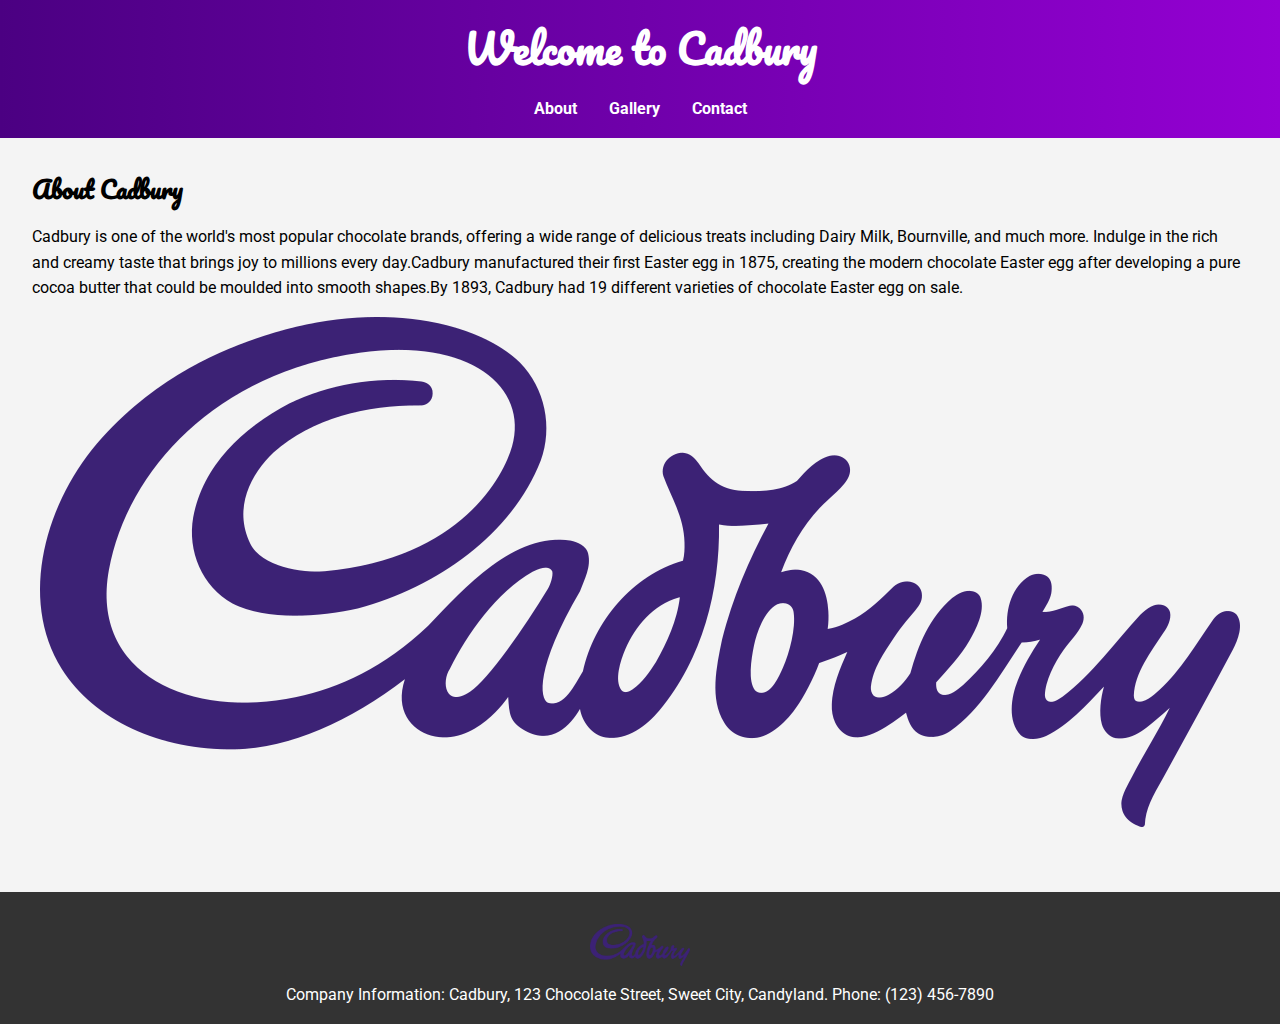
<file: Assignment2/index.html>
<!DOCTYPE html>
<html lang="en">
<head>
    <meta charset="UTF-8">
    <meta name="viewport" content="width=device-width, initial-scale=1.0">
    <meta name="description" content="Delicious Cadbury Chocolate Homepage">
    <title>Cadbury - The Taste of Joy</title>
    <link rel="stylesheet" href="style.css">
    <link href="https://fonts.googleapis.com/css2?family=Roboto:wght@400;700&family=Pacifico&display=swap" rel="stylesheet">
</head>
<body>
    <header>
        <h1>Welcome to Cadbury</h1>
        <nav>
            <ul>
                <li><a href="#about" onclick="showSection('about')">About</a></li>
                <li><a href="#gallery" onclick="showSection('gallery')">Gallery</a></li>
                <li><a href="#contact" onclick="showSection('contact')">Contact</a></li>
            </ul>
        </nav>
    </header>

    <main>
        <section id="about">
            <h2>About Cadbury</h2>
            <p>Cadbury is one of the world's most popular chocolate brands, offering a wide range of delicious treats including Dairy Milk, Bournville, and much more. Indulge in the rich and creamy taste that brings joy to millions every day.Cadbury manufactured their first Easter egg in 1875, creating the modern chocolate Easter egg after developing a pure cocoa butter that could be moulded into smooth shapes.By 1893, Cadbury had 19 different varieties of chocolate Easter egg on sale.</p>
            <img src="Cadbury1.png" alt="Cadbury Logo">
        </section>

        <section id="gallery">
            <h2>Gallery</h2>
            <div class="gallery-grid">
                <img src="Cadbury2.jpg" alt="Cadbury Dairy Milk" class="zoom-effect">
                <img src="Cadbury3.jpg" alt="Assorted Cadbury Chocolates" class="zoom-effect">
            </div>
        </section>

        <section id="contact">
            <h2>Contact Us</h2>
            <p>Company Information: Cadbury, 123 Chocolate Street, Sweet City, Candyland. Phone: (123) 456-7890</p>
            <form>
                <h3>Quick Contact</h3>
                <label for="name">Name:</label>
                <input type="text" id="name" name="name" required>
                <label for="email">Email:</label>
                <input type="email" id="email" name="email" required>
                <label for="message">Message:</label>
                <textarea id="message" name="message" required></textarea>
                <button type="submit">Submit</button>
            </form>
        </section>
    </main>

    <footer>
        <div class="footer-content">
            <img src="Cadbury1.png" alt="Cadbury Logo">
            <p>Company Information: Cadbury, 123 Chocolate Street, Sweet City, Candyland. Phone: (123) 456-7890</p>
        </div>
    </footer>

    <script>
        function showSection(sectionId) {
            const sections = document.querySelectorAll('main section');
            sections.forEach(section => {
                section.style.display = 'none';
            });
            document.getElementById(sectionId).style.display = 'block';
        }

        // Show the about section by default
        document.addEventListener('DOMContentLoaded', () => {
            showSection('about');
        });
    </script>
</body>
</html>
</file>
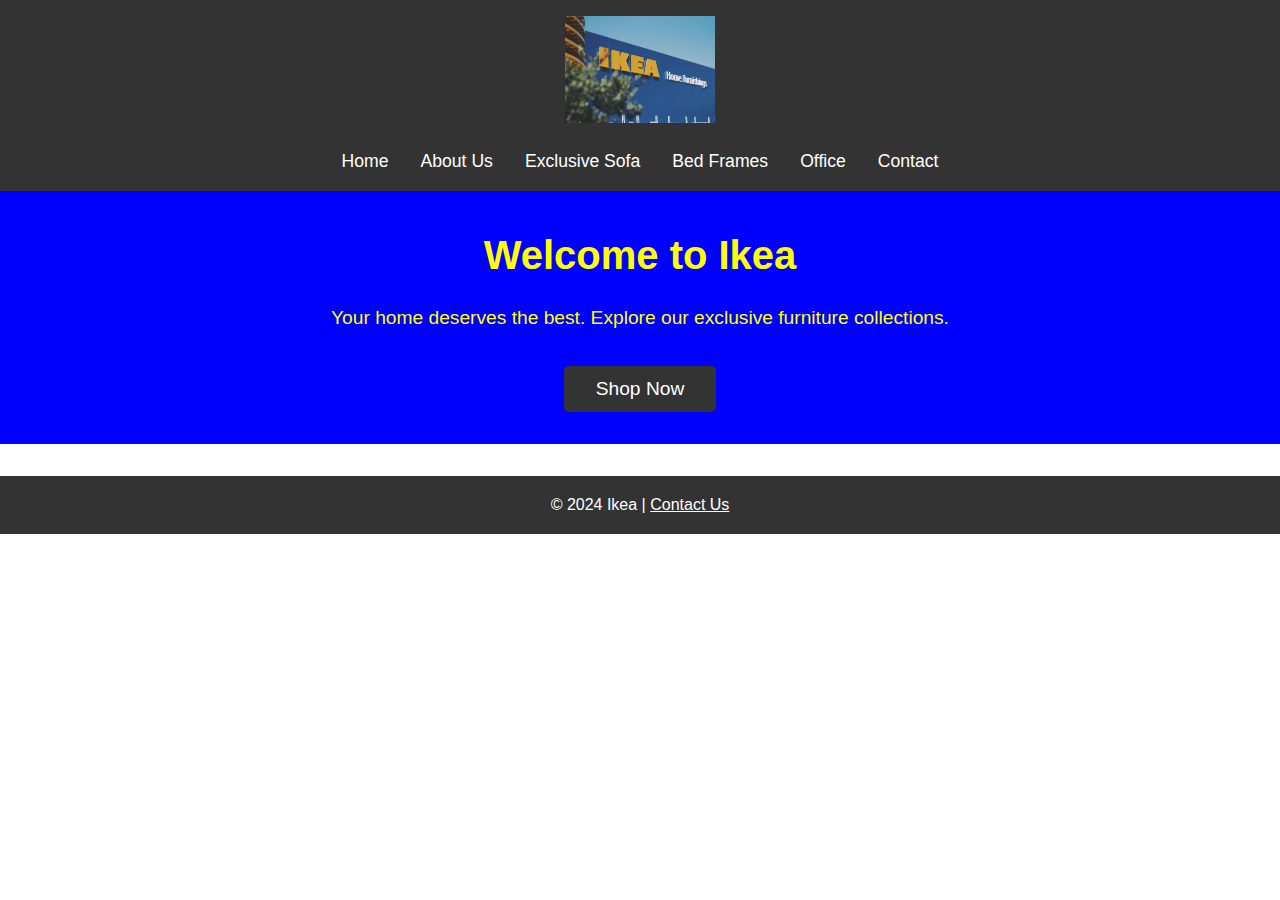
<file: CSS-project/index.html>
<!-- This is done in pair by Diwash Niroula and Tanisha Khadgi -->
<!DOCTYPE html>
<html lang="en">
<head>
    <meta charset="UTF-8">
    <meta name="viewport" content="width=device-width, initial-scale=1.0">
    <title>Ikea - Home</title>
    <link rel="stylesheet" href="style.css">
</head>
<body>
    <header>
        <div class="logo">
            <img src="logo.jpg" alt="Ikea Logo">
        </div>
        <nav>
            <ul>
                <li><a href="index.html">Home</a></li>
                <li><a href="about.html">About Us</a></li>
                <li><a href="product1.html">Exclusive Sofa</a></li>
                <li><a href="product2.html">Bed Frames</a></li>
                <li><a href="product3.html">Office</a></li>
                <li><a href="contact.html">Contact</a></li>
            </ul>
        </nav>
    </header>

    <section class="homepage">
        <h1>Welcome to Ikea</h1>
        <p>Your home deserves the best. Explore our exclusive furniture collections.</p>
        <a href="product1.html" class="cta">Shop Now</a>
    </section>

    <footer>
        <p>© 2024 Ikea | <a href="contact.html">Contact Us</a></p>
    </footer>
</body>
</html>
</file>
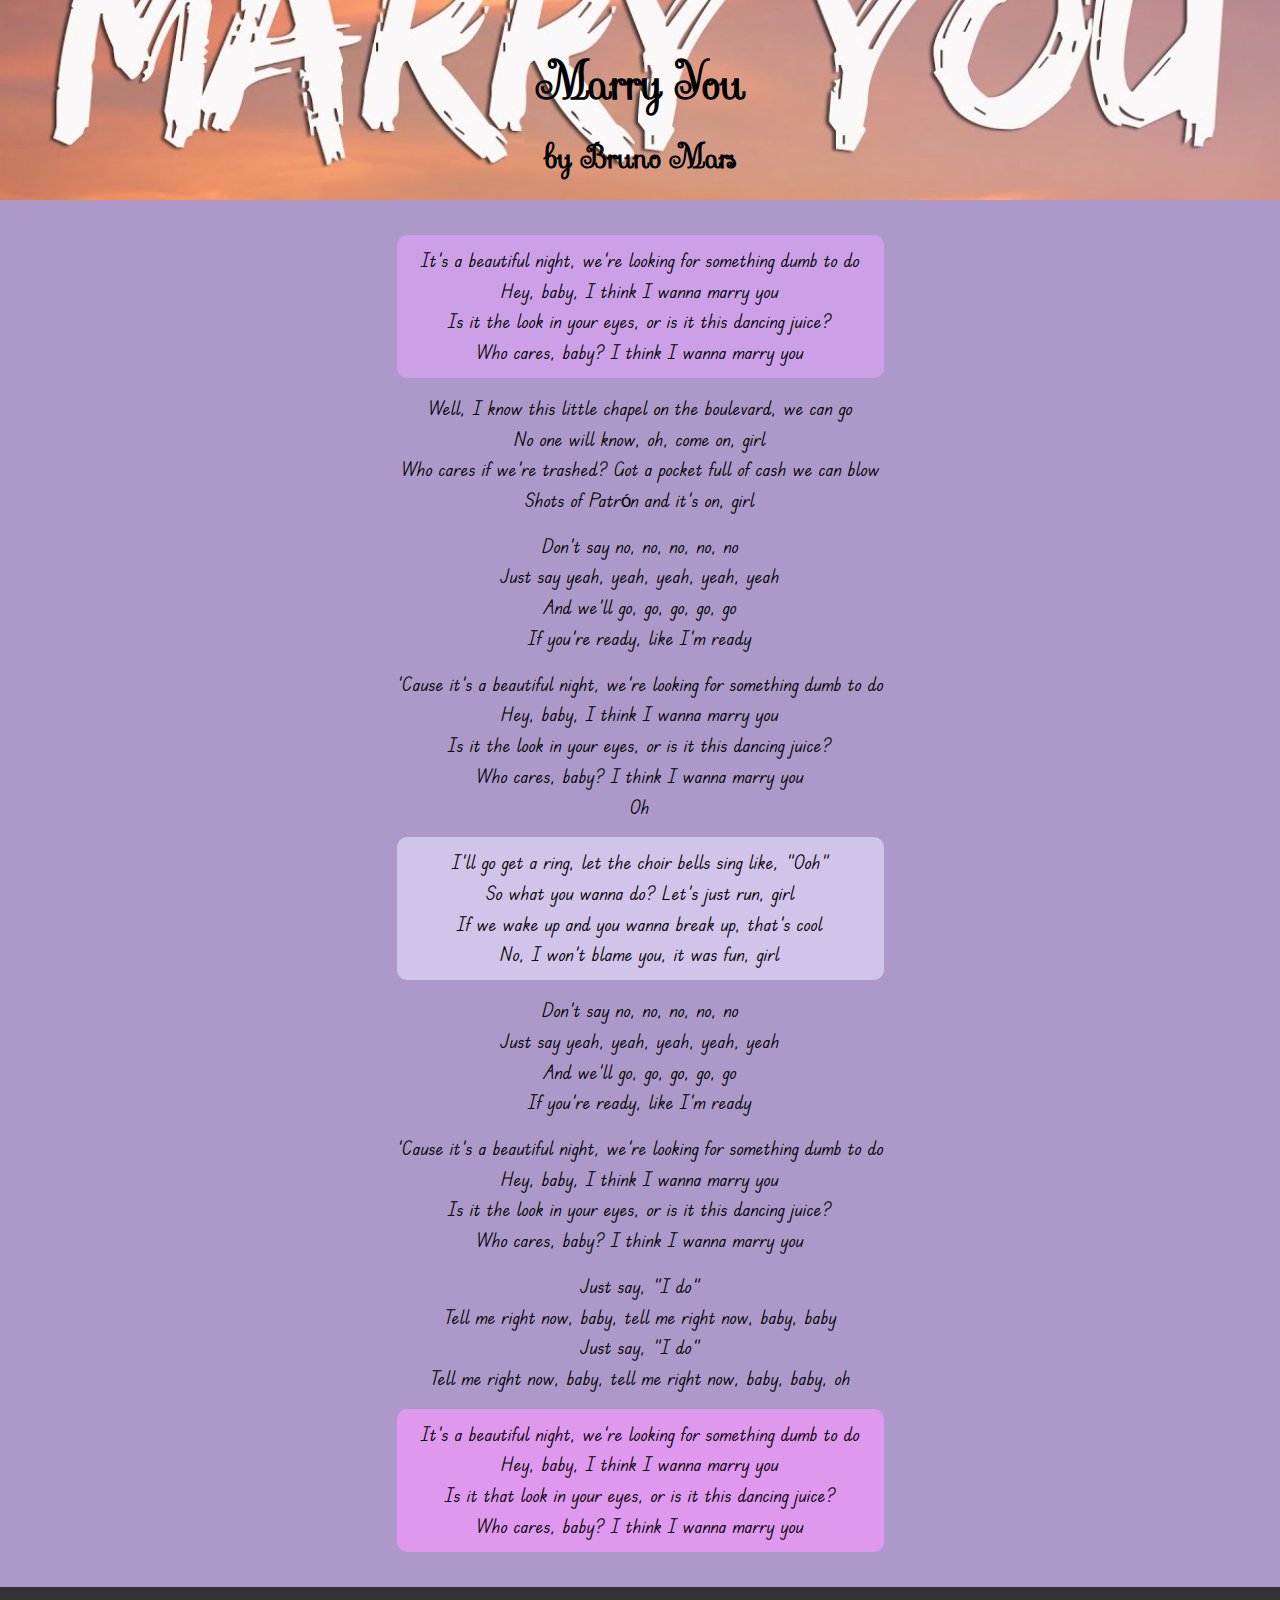
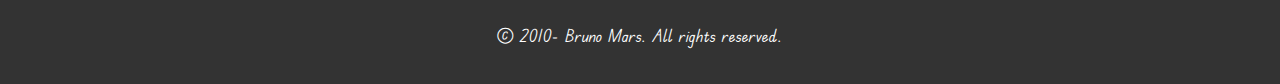
<file: Assignment1/index1.html>
<!-- Lyrics of the song Marry You by Bruno Mars -->
<!DOCTYPE html>
<html lang="en">
<head>
    <meta charset="UTF-8">
    <meta name="viewport" content="width=device-width, initial-scale=1.0">
    <meta name="description" content="Lyrics of Marry You by Bruno Mars.">
    <title>Marry You - Bruno Mars</title>
    <!-- fonts for the header and the lyrics-->
    <link rel="preconnect" href="https://fonts.googleapis.com">
    <link rel="preconnect" href="https://fonts.gstatic.com" crossorigin>
    <link href="https://fonts.googleapis.com/css2?family=Sevillana&display=swap" rel="stylesheet">

    <link rel="preconnect" href="https://fonts.googleapis.com">
    <link rel="preconnect" href="https://fonts.gstatic.com" crossorigin>
    <link href="https://fonts.googleapis.com/css2?family=Edu+TAS+Beginner:wght@400..700&family=Sevillana&display=swap" rel="stylesheet">

    <link rel="stylesheet" href="style.css"> <!-- linking with css-->
</head>
<body>
    <div class="header">
        <!-- header having the song name and the artist-->
        <h1>Marry You</h1>
        <h2>by Bruno Mars</h2>
    </div>
    <main>
        <!-- using div and using flex -->
        <div class="container">
        <div class="lyrics">
        <!-- creating a section for the lyrics section -->
        <section>
            <!-- the lyrics starts from here -->
            <!-- creating classes for div-->
            <p class = Chorus1>It's a beautiful night, we're looking for something dumb to do<br>
            Hey, baby, I think I wanna marry you<br>
            Is it the look in your eyes, or is it this dancing juice?<br>
            Who cares, baby? I think I wanna marry you</p>


            <p>Well, I know this little chapel on the boulevard, we can go<br>
            No one will know, oh, come on, girl<br>
            Who cares if we're trashed? Got a pocket full of cash we can blow<br>
            Shots of Patrón and it's on, girl</p>


            <p>Don't say no, no, no, no, no<br>
            Just say yeah, yeah, yeah, yeah, yeah<br>
            And we'll go, go, go, go, go<br>
            If you're ready, like I'm ready</p>


            <p>'Cause it's a beautiful night, we're looking for something dumb to do<br>
            Hey, baby, I think I wanna marry you<br>
            Is it the look in your eyes, or is it this dancing juice?<br>
            Who cares, baby? I think I wanna marry you<br>
            Oh</p>


            <p class = Chorus2>I'll go get a ring, let the choir bells sing like, "Ooh"<br>
            So what you wanna do? Let's just run, girl<br>
            If we wake up and you wanna break up, that's cool<br>
            No, I won't blame you, it was fun, girl</p>


            <p>Don't say no, no, no, no, no<br>
            Just say yeah, yeah, yeah, yeah, yeah<br>
            And we'll go, go, go, go, go<br>
            If you're ready, like I'm ready</p>


            <p>'Cause it's a beautiful night, we're looking for something dumb to do<br>
            Hey, baby, I think I wanna marry you<br>
            Is it the look in your eyes, or is it this dancing juice?<br>
            Who cares, baby? I think I wanna marry you</p>

            <p>Just say, "I do"<br>
            Tell me right now, baby, tell me right now, baby, baby<br>
            Just say, "I do"<br>
            Tell me right now, baby, tell me right now, baby, baby, oh</p>


            <p class = Chorus3>It's a beautiful night, we're looking for something dumb to do<br>
            Hey, baby, I think I wanna marry you<br>
            Is it that look in your eyes, or is it this dancing juice?<br>
            Who cares, baby? I think I wanna marry you</p>
            <!-- End of the song -->
        </section>
    </div>
    
    </div>
       
    </main>
    <footer>
        <p>© 2010- Bruno Mars. All rights reserved.</p>
    </footer>
</body>
</html>
</file>
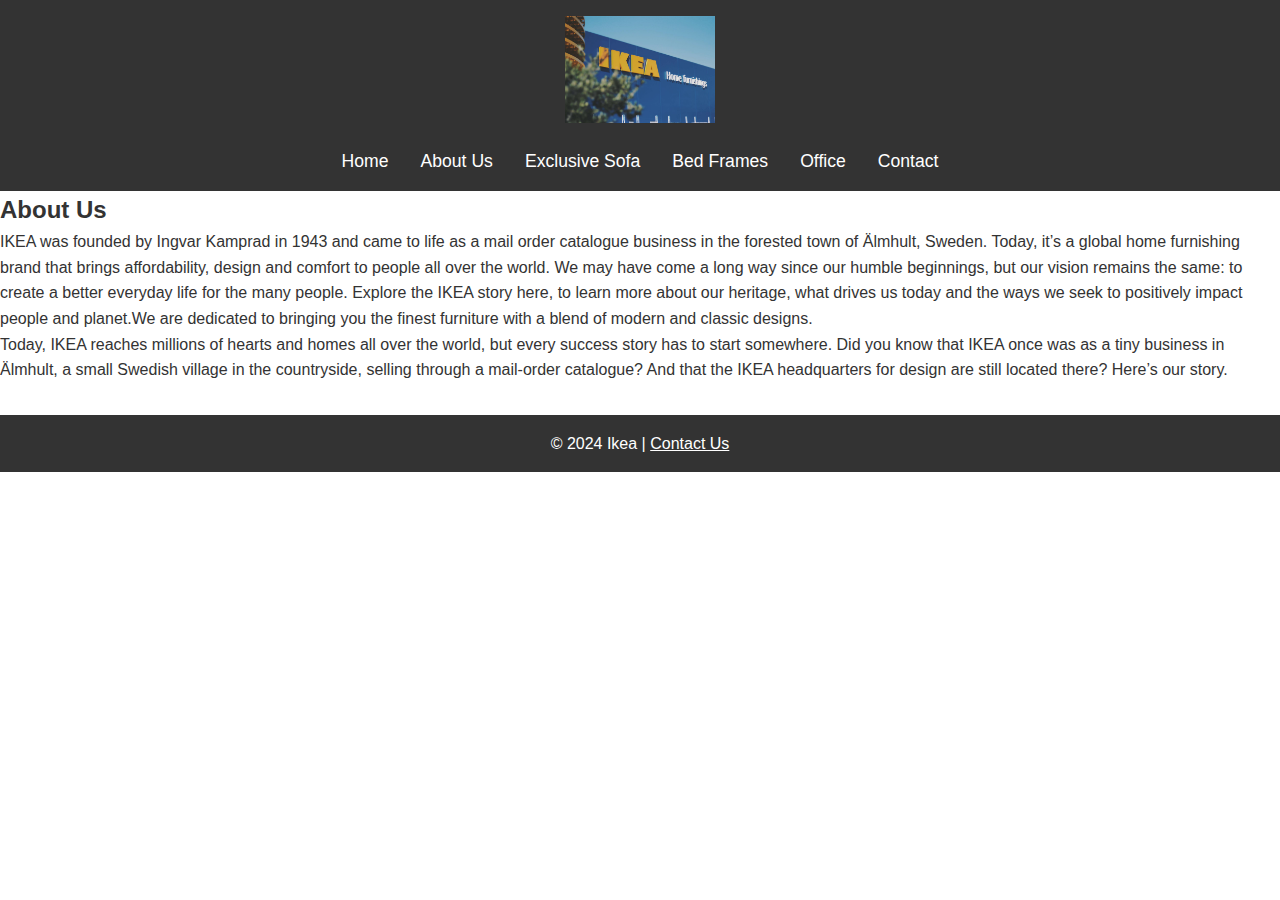
<file: CSS-project/about.html>
<!DOCTYPE html>
<html lang="en">
<head>
    <meta charset="UTF-8">
    <meta name="viewport" content="width=device-width, initial-scale=1.0">
    <title>About Us - Ikea</title>
    <link rel="stylesheet" href="style.css">
</head>
<body>
    <header>
        <div class="logo">
            <img src="logo.jpg" alt="Ikea Logo">
        </div>
        <nav>
            <ul>
                <li><a href="index.html">Home</a></li>
                <li><a href="about.html">About Us</a></li>
                <li><a href="product1.html">Exclusive Sofa</a></li>
                <li><a href="product2.html">Bed Frames</a></li>
                <li><a href="product3.html">Office</a></li>
                <li><a href="contact.html">Contact</a></li>
            </ul>
        </nav>
    </header>

    <section class="about">
        <h2>About Us</h2>
        <p>IKEA was founded by Ingvar Kamprad in 1943 and came to life as a mail order catalogue business in the forested town of Älmhult, Sweden. Today, it’s a global home furnishing brand that brings affordability, design and comfort to people all over the world. We may have come a long way since our humble beginnings, but our vision remains the same: to create a better everyday life for the many people. Explore the IKEA story here, to learn more about our heritage, what drives us today and the ways we seek to positively impact people and planet.We are dedicated to bringing you the finest furniture with a blend of modern and classic designs.</p>
        <p>Today, IKEA reaches millions of hearts and homes all over the world, but every success story has to start somewhere. Did you know that IKEA once was as a tiny business in Älmhult, a small Swedish village in the countryside, selling through a mail-order catalogue? And that the IKEA headquarters for design are still located there? Here’s our story.</p>
    </section>

    <footer>
        <p>© 2024 Ikea | <a href="contact.html">Contact Us</a></p>
    </footer>
</body>
</html>
</file>
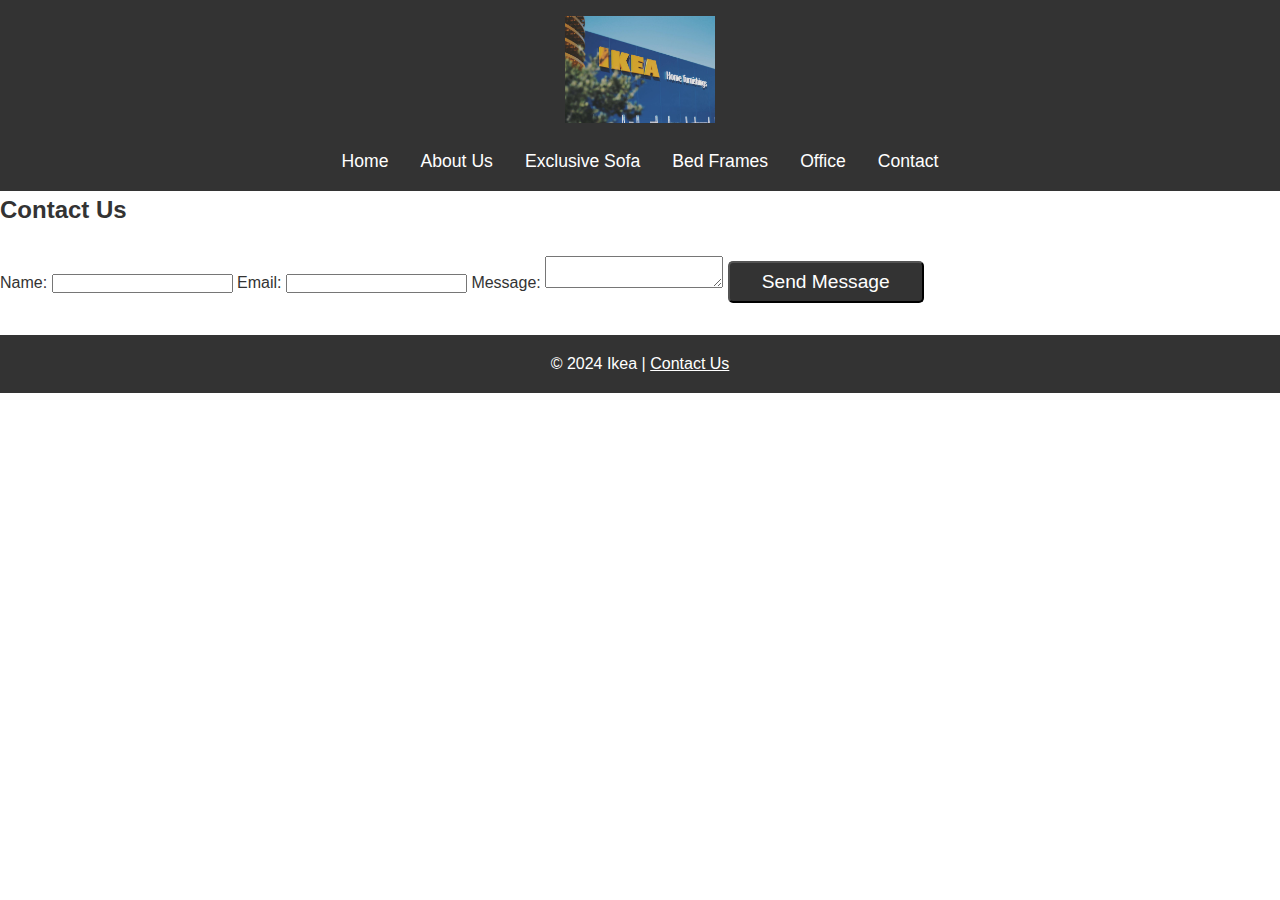
<file: CSS-project/contact.html>
<!DOCTYPE html>
<html lang="en">
<head>
    <meta charset="UTF-8">
    <meta name="viewport" content="width=device-width, initial-scale=1.0">
    <title>Contact Us - Ikea</title>
    <link rel="stylesheet" href="style.css">
</head>
<body>
    <header>
        <div class="logo">
            <img src="logo.jpg" alt="Ikea Logo">
        </div>
        <nav>
            <ul>
                <li><a href="index.html">Home</a></li>
                <li><a href="about.html">About Us</a></li>
                <li><a href="product1.html">Exclusive Sofa</a></li>
                <li><a href="product2.html">Bed Frames</a></li>
                <li><a href="product3.html">Office</a></li>
                <li><a href="contact.html">Contact</a></li>
            </ul>
        </nav>
    </header>

    <section class="contact">
        <h2>Contact Us</h2>
        <form action="submit_form.php" method="POST">
            <label for="name">Name:</label>
            <input type="text" id="name" name="name" required>

            <label for="email">Email:</label>
            <input type="email" id="email" name="email" required>

            <label for="message">Message:</label>
            <textarea id="message" name="message" required></textarea>

            <button type="submit" class="cta">Send Message</button>
        </form>
    </section>

    <footer>
        <p>© 2024 Ikea | <a href="contact.html">Contact Us</a></p>
    </footer>
</body>
</html>
</file>
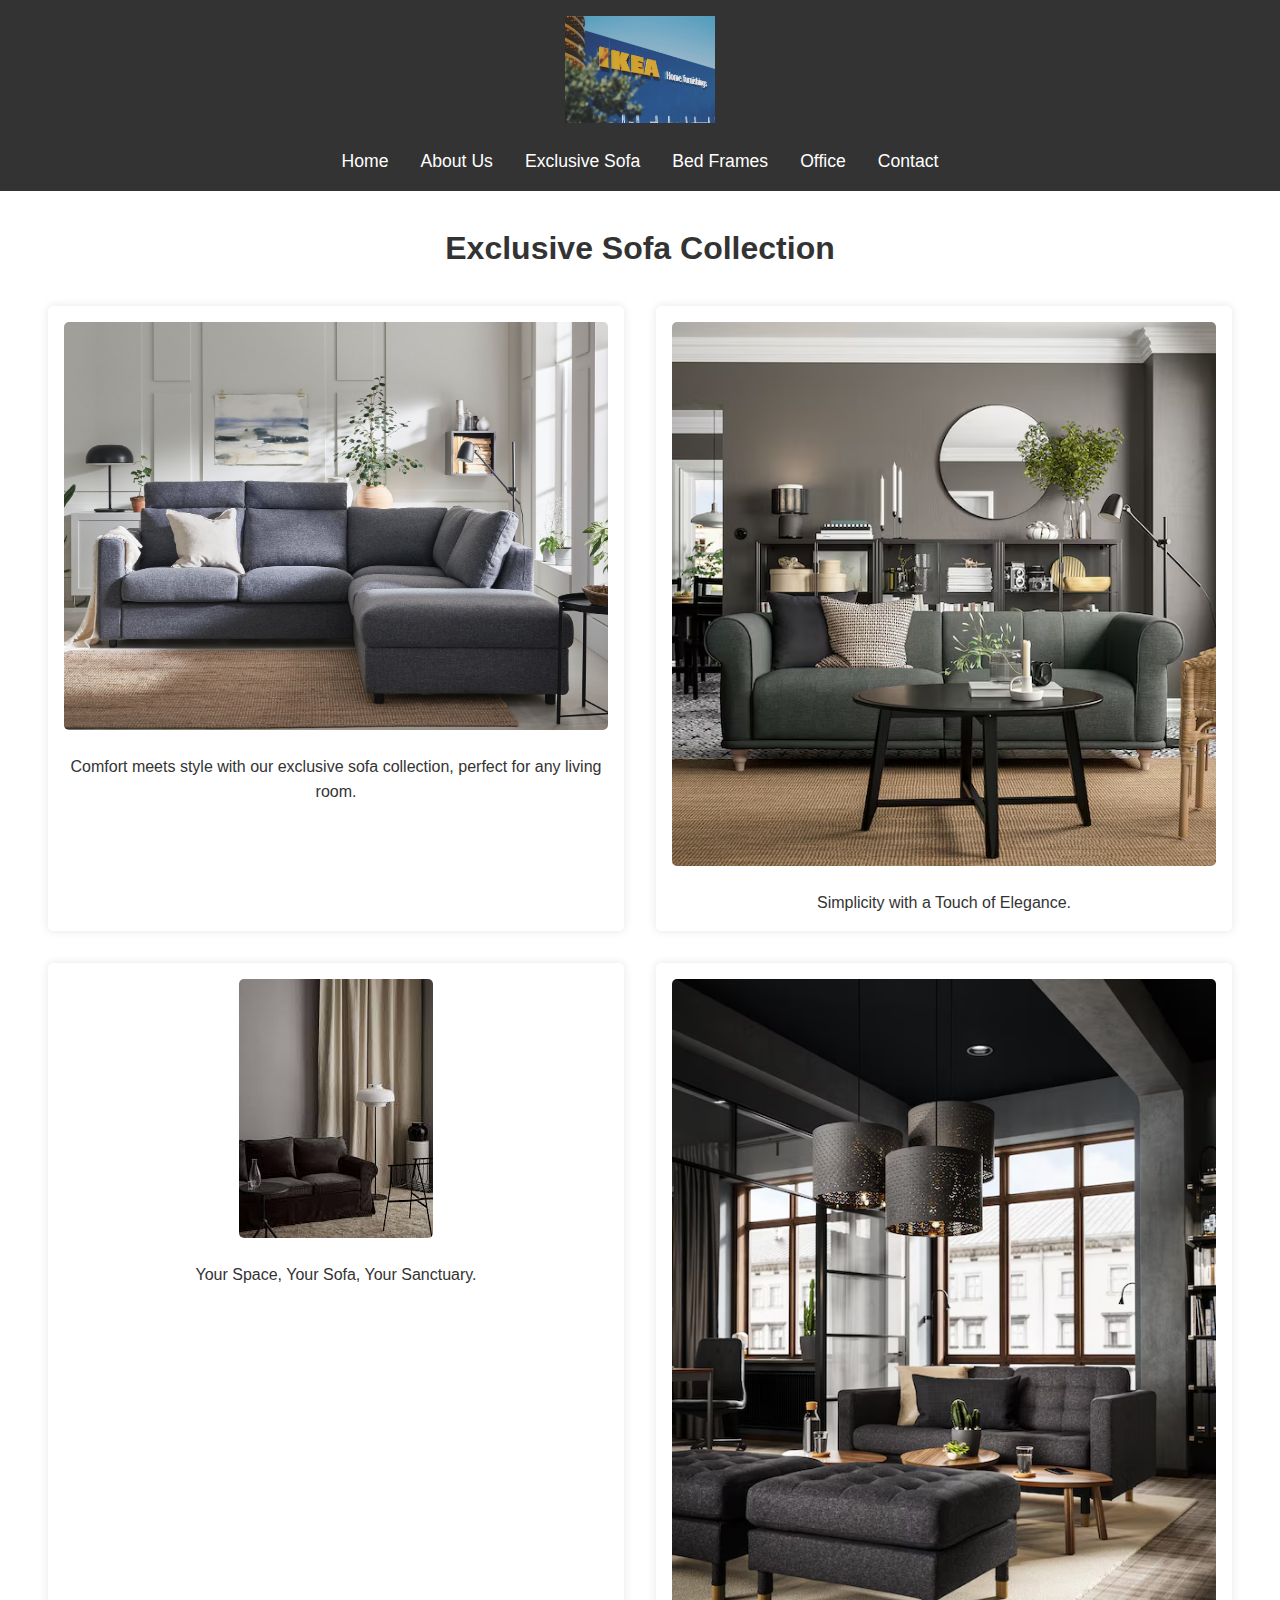
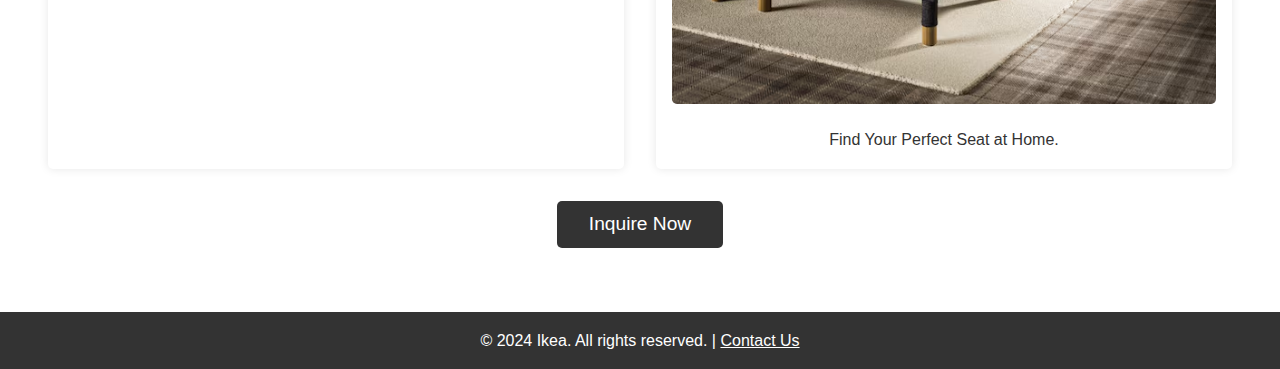
<file: CSS-project/product1.html>
<!DOCTYPE html>
<html lang="en">
<head>
    <meta charset="UTF-8">
    <meta name="viewport" content="width=device-width, initial-scale=1.0">
    <title>Products - Ikea</title>
    <link rel="stylesheet" href="style.css">
</head>
<body>
    <header>
        <div class="logo">
            <img src="logo.jpg" alt="Ikea Logo">
        </div>
        <nav>
            <ul>
                <li><a href="index.html">Home</a></li>
                <li><a href="about.html">About Us</a></li>
                <li><a href="product1.html">Exclusive Sofa</a></li>
                <li><a href="product2.html">Bed Frames</a></li>
                <li><a href="product3.html">Office</a></li>
                <li><a href="contact.html">Contact</a></li>
            </ul>
        </nav>
    </header>

    <main>
        <section class="product">
            <h2>Exclusive Sofa Collection</h2>
            <div class="product-images">
                <div class="product-image">
                    <img src="sofa.jpeg" alt="Sofa1">
                    <p>Comfort meets style with our exclusive sofa collection, perfect for any living room.</p>
                </div>
                <div class="product-image">
                    <img src="sofa2.avif" alt="sofa2">
                    <p>Simplicity with a Touch of Elegance.</p>
                </div>
                <div class="product-image">
                    <img src="sofa3.jpeg" alt="Sofa3">
                    <p>Your Space, Your Sofa, Your Sanctuary.</p>
                </div>
                <div class="product-image">
                    <img src="sofa4.avif" alt="Sofa4">
                    <p>Find Your Perfect Seat at Home.</p>
                </div>
            </div>
            <a href="contact.html" class="cta">Inquire Now</a>
        </section>
    </main>

    <footer>
        <p>&copy; 2024 Ikea. All rights reserved. | <a href="contact.html">Contact Us</a></p>
    </footer>
</body>
</html>
</file>
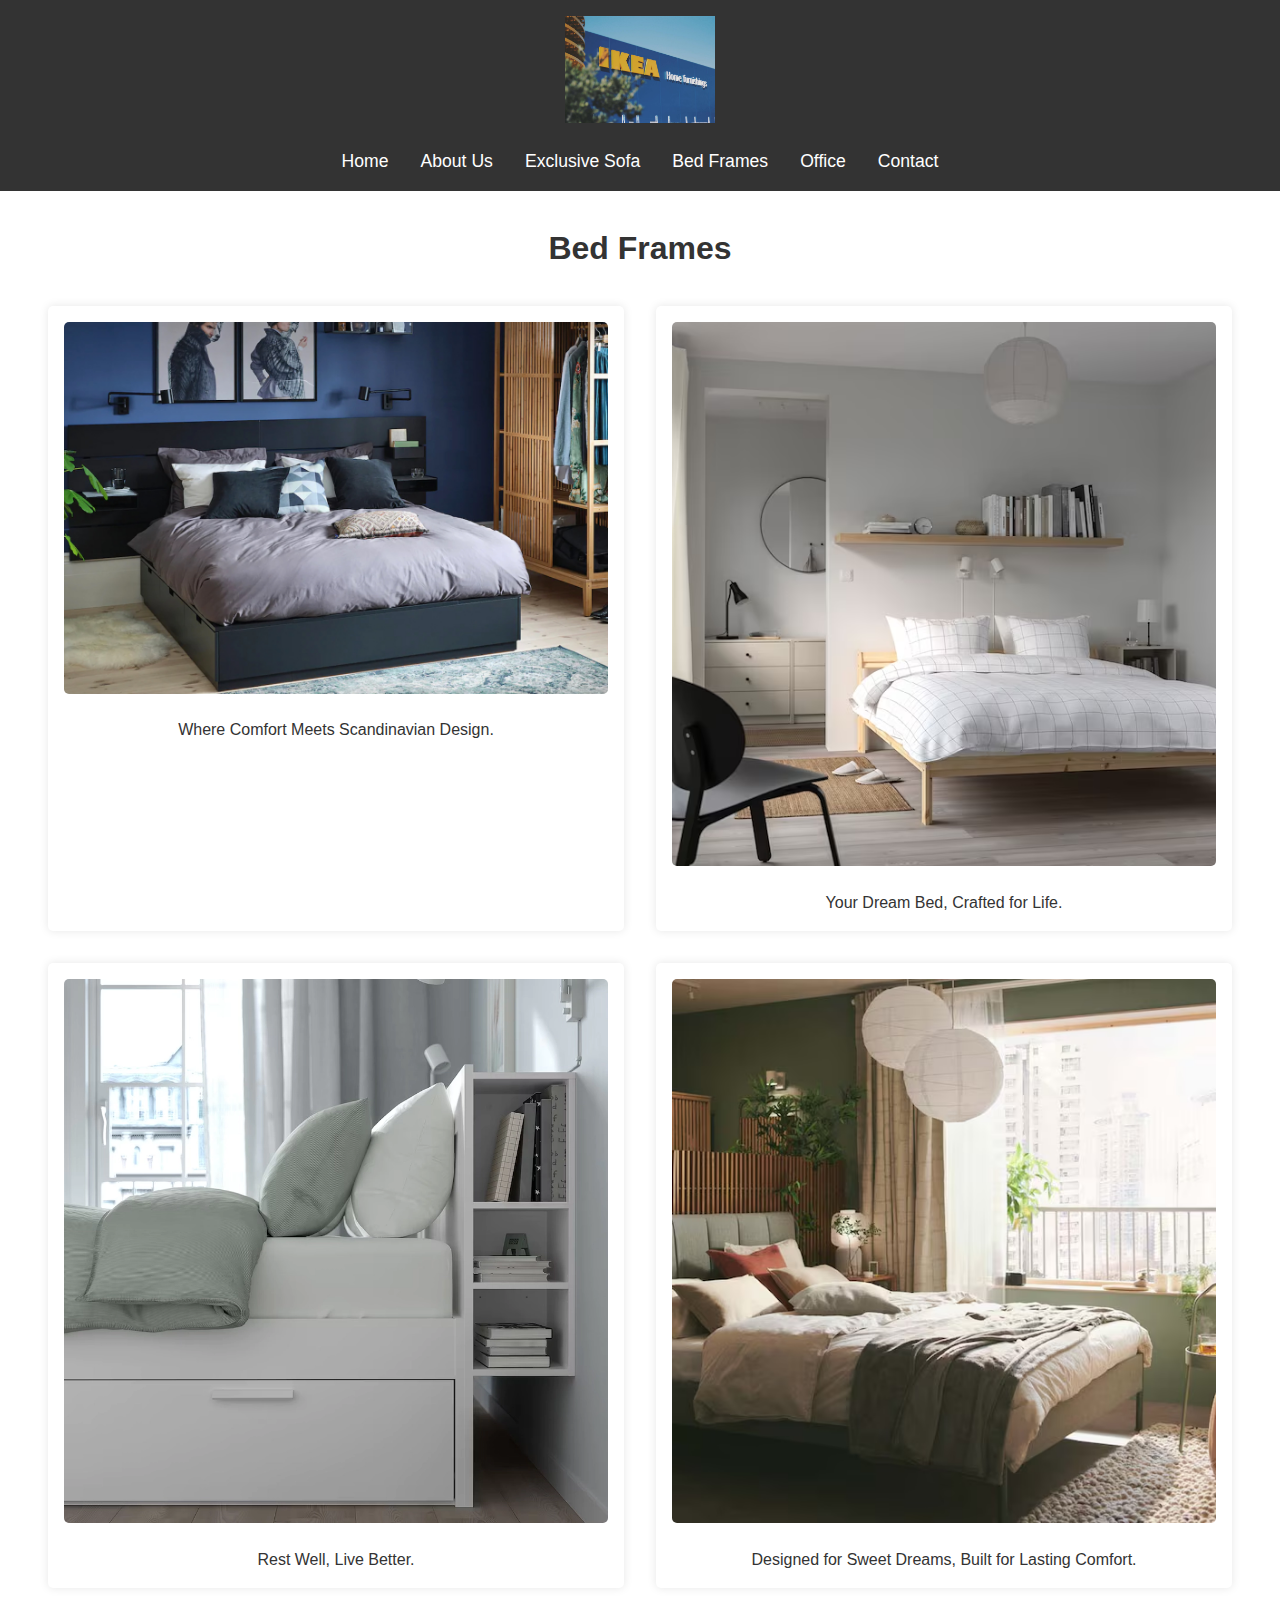
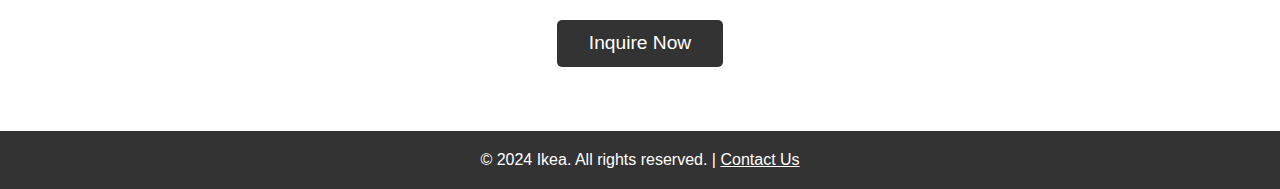
<file: CSS-project/product2.html>
<!DOCTYPE html>
<html lang="en">
<head>
    <meta charset="UTF-8">
    <meta name="viewport" content="width=device-width, initial-scale=1.0">
    <title>Products - Ikea</title>
    <link rel="stylesheet" href="style.css">
</head>
<body>
    <header>
        <div class="logo">
            <img src="logo.jpg" alt="Ikea Logo">
        </div>
        <nav>
            <ul>
                <li><a href="index.html">Home</a></li>
                <li><a href="about.html">About Us</a></li>
                <li><a href="product1.html">Exclusive Sofa</a></li>
                <li><a href="product2.html">Bed Frames</a></li>
                <li><a href="product3.html">Office</a></li>
                <li><a href="contact.html">Contact</a></li>
            </ul>
        </nav>
    </header>

    <main>
        <section class="product">
            <h2>Bed Frames</h2>
            <div class="product-images">
                <div class="product-image">
                    <img src="bed-frame.webp" alt="Frame1">
                    <p>Where Comfort Meets Scandinavian Design.</p>
                </div>
                <div class="product-image">
                    <img src="frame2.avif" alt="Frame2">
                    <p>Your Dream Bed, Crafted for Life.</p>
                </div>
                <div class="product-image">
                    <img src="frame3.webp" alt="Frame3">
                    <p>Rest Well, Live Better.</p>
                </div>
                <div class="product-image">
                    <img src="frame4.avif" alt="Frame4">
                    <p>Designed for Sweet Dreams, Built for Lasting Comfort.</p>
                </div>
            </div>
            <a href="contact.html" class="cta">Inquire Now</a>
        </section>
    </main>

    <footer>
        <p>&copy; 2024 Ikea. All rights reserved. | <a href="contact.html">Contact Us</a></p>
    </footer>
</body>
</html>
</file>
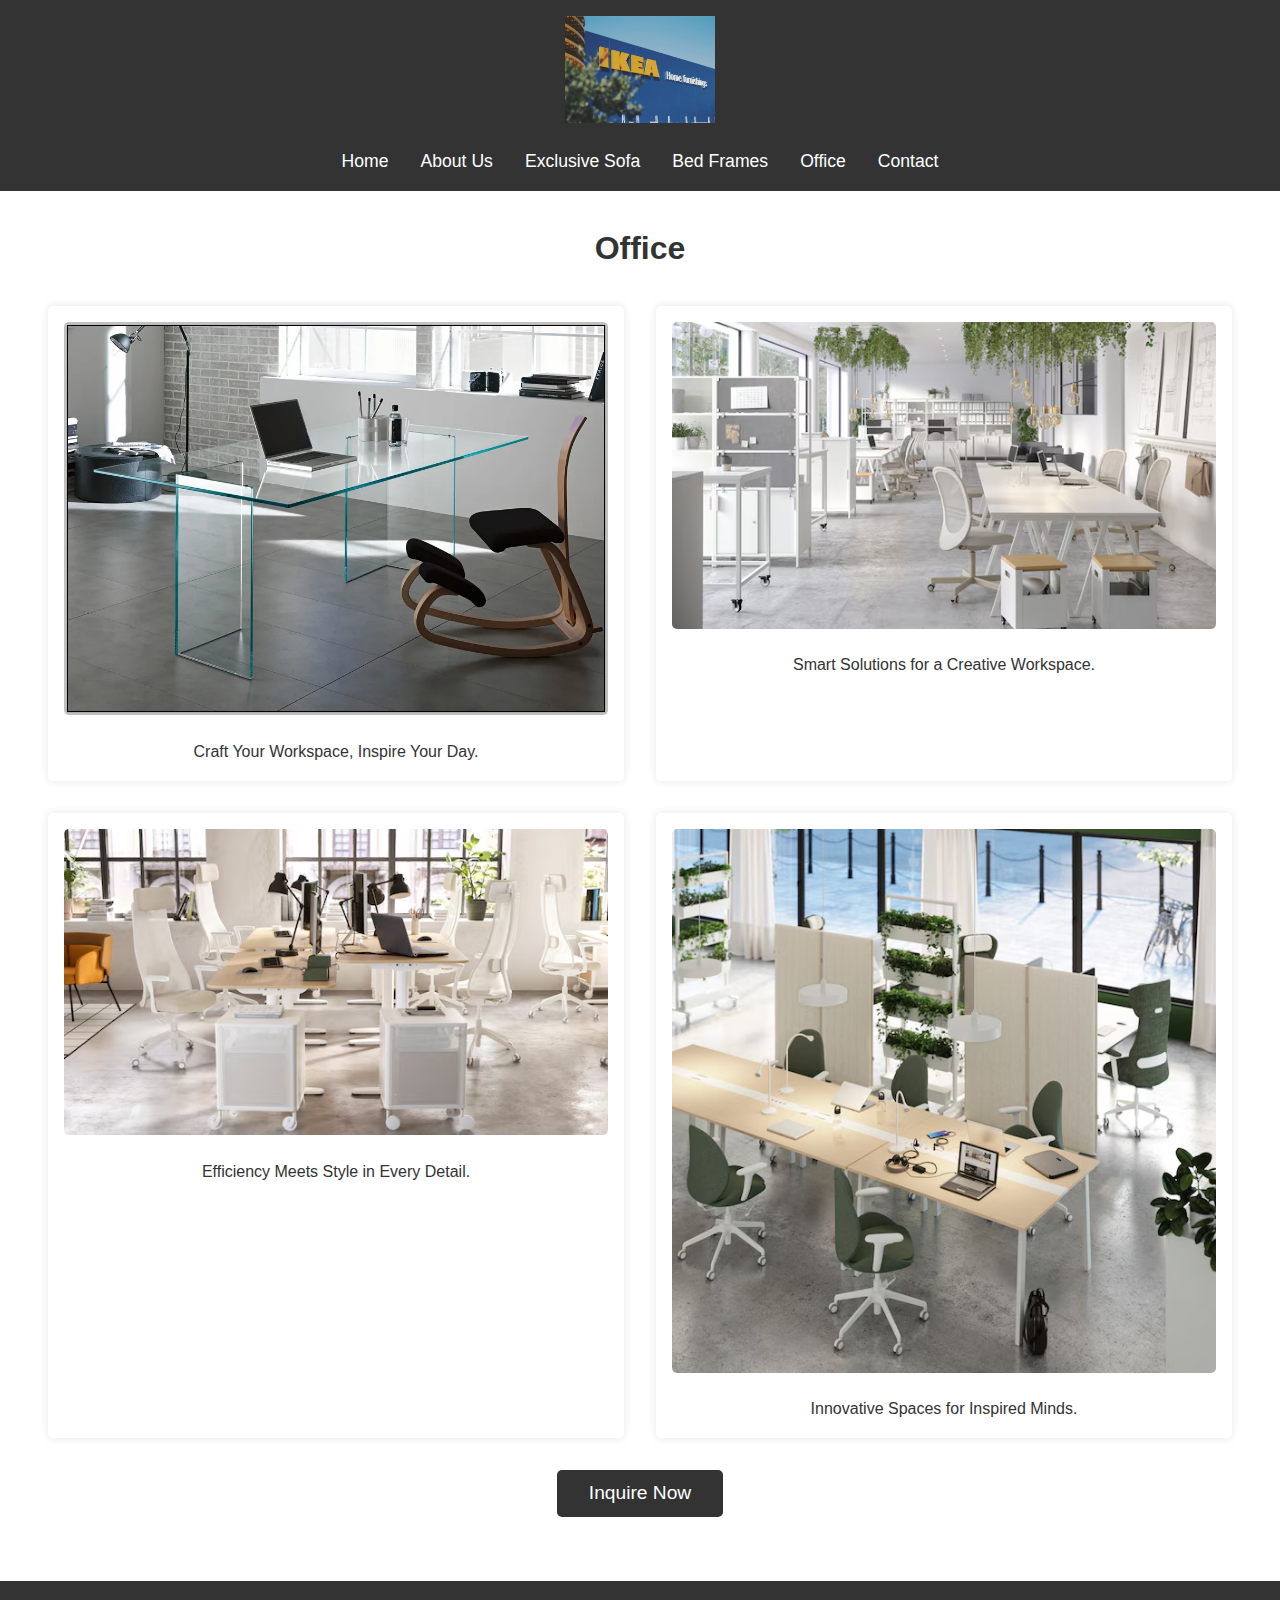
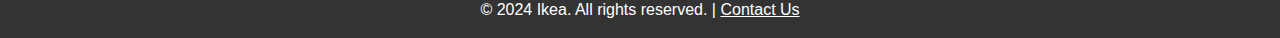
<file: CSS-project/product3.html>
<!DOCTYPE html>
<html lang="en">
<head>
    <meta charset="UTF-8">
    <meta name="viewport" content="width=device-width, initial-scale=1.0">
    <title>Products - Ikea</title>
    <link rel="stylesheet" href="style.css">
</head>
<body>
    <header>
        <div class="logo">
            <img src="logo.jpg" alt="Ikea Logo">
        </div>
        <nav>
            <ul>
                <li><a href="index.html">Home</a></li>
                <li><a href="about.html">About Us</a></li>
                <li><a href="product1.html">Exclusive Sofa</a></li>
                <li><a href="product2.html">Bed Frames</a></li>
                <li><a href="product3.html">Office</a></li>
                <li><a href="contact.html">Contact</a></li>
            </ul>
        </nav>
    </header>

    <main>
        <section class="product">
            <h2>Office</h2>
            <div class="product-images">
                <div class="product-image">
                    <img src="office-desk.jpg" alt="Office1">
                    <p>Craft Your Workspace, Inspire Your Day.</p>
                </div>
                <div class="product-image">
                    <img src="office2.avif" alt="Office2">
                    <p>Smart Solutions for a Creative Workspace.</p>
                </div>
                <div class="product-image">
                    <img src="office3.avif" alt="Office3">
                    <p>Efficiency Meets Style in Every Detail.</p>
                </div>
                <div class="product-image">
                    <img src="office4.avif" alt="Office4">
                    <p>Innovative Spaces for Inspired Minds.</p>
                </div>
            </div>
            <a href="contact.html" class="cta">Inquire Now</a>
        </section>
    </main>

    <footer>
        <p>&copy; 2024 Ikea. All rights reserved. | <a href="contact.html">Contact Us</a></p>
    </footer>
</body>
</html>
</file>
<file: CSS-project/style.css>
/* General styles */
* {
    margin: 0;
    padding: 0;
    box-sizing: border-box;
}

body {
    font-family: Arial, sans-serif;
    line-height: 1.6;
    color: #333;
}

/* Header styles */
header {
    background-color: #333;
    color: #fff;
    padding: 1rem 0;
    text-align: center;
}

header .logo img {
    max-width: 150px;
}

nav ul {
    list-style: none;
    display: flex;
    justify-content: center;
    margin: 1rem 0 0;
}

nav ul li {
    margin: 0 1rem;
}

nav ul li a {
    color: #fff;
    text-decoration: none;
    font-size: 1.1rem;
}

nav ul li a:hover {
    text-decoration: underline;
}

/* Home page specific styles */
.homepage {
    background-color: blue;
    color: yellow;
    text-align: center;
    padding: 2rem;
}

.homepage h1 {
    font-size: 2.5rem;
    margin-bottom: 1rem;
}

.homepage p {
    font-size: 1.2rem;
}

.homepage nav ul li a {
    color: yellow;
}

.homepage footer p a {
    color: yellow;
}

/* Product page specific styles */
.product {
    text-align: center;
    padding: 2rem;
}

.product h2 {
    font-size: 2rem;
    margin-bottom: 2rem;
}

.product-images {
    display: flex;
    flex-wrap: wrap;
    justify-content: center;
    gap: 2rem;
}

.product-image {
    background-color: #fff;
    padding: 1rem;
    border-radius: 5px;
    box-shadow: 0 0 10px rgba(0, 0, 0, 0.1);
    width: calc(50% - 2rem);
    transition: transform 0.3s ease-in-out;
    text-align: center;
}

.product-image img {
    max-width: 100%;
    height: auto;
    border-radius: 5px;
    margin-bottom: 1rem;
}

.product-image p {
    font-size: 1rem;
}

.product-image:hover {
    transform: scale(1.05);
}

.cta {
    display: inline-block;
    margin-top: 2rem;
    padding: 0.5rem 2rem;
    background-color: #333;
    color: #fff;
    text-decoration: none;
    font-size: 1.2rem;
    border-radius: 5px;
}

.cta:hover {
    background-color: #555;
}

/* Footer styles */
footer {
    background-color: #333;
    color: #fff;
    text-align: center;
    padding: 1rem 0;
    margin-top: 2rem;
}

footer p a {
    color: #fff;
}

footer p a:hover {
    text-decoration: underline;
}

/* Responsive styles */
@media (max-width: 768px) {
    nav ul {
        flex-direction: column;
    }

    .product-image {
        width: calc(100% - 2rem);
    }
}

@media (max-width: 480px) {
    .product h2 {
        font-size: 1.5rem;
    }

    .cta {
        font-size: 1rem;
    }
}
</file>
<file: Assignment1/style.css>
body {
    font-family: 'Edu TAS Beginner', sans-serif;
    background-color: #ad99c9;
    margin: 0;
    padding: 0;
    display: flex;
    flex-direction: column;
    align-items: center;
}

.header {
    text-align: center;
    padding: 20px;
    color: black;
    background-image: url('marryyou.jpg');
    background-size: cover;
    background-position: center;
    background-repeat: no-repeat;
    font-family: 'Sevillana', cursive;
    width: 100%;
}

.header h1 {
    margin: 0;
    font-size: 3em;
}

.header h2 {
    margin: 0;
    font-size: 2em;
}

.container {
    max-width: 800px;
    margin: 0 auto;
    padding: 20px;
    display: flex;
    flex-direction: column;
    align-items: center;
}

.lyrics {
    text-align: center;
    display: flex;
    flex-direction: column;
    align-items: center;
    width: 100%;
}

p {
    margin: 15px 0;
    font-size: 1.2em;
    line-height: 1.6;
    transition: transform 0.3s ease;
}

p:hover {
    transform: scale(1.05);
}

.Chorus1 {
    background-color: #cba0e6;
    padding: 10px;
    border-radius: 10px;
}

.Chorus2 {
    background-color: #D1C4E9;
    padding: 10px;
    border-radius: 10px;
}

.Chorus3 {
    background-color: #de98ed;
    padding: 10px;
    border-radius: 10px;
}

footer {
    text-align: center;
    padding: 20px;
    background-color: #333333;
    color: white;
    font-size: 0.9em;
    width: 100%;
}
</file>
<file: Assignment2/style.css>
/* Reset some default styles */
* {
    margin: 0;
    padding: 0;
    box-sizing: border-box;
}

body {
    font-family: 'Roboto', sans-serif;
    line-height: 1.6;
    background-color: #f4f4f4;
}

header {
    background: linear-gradient(to right, #4b0082, #9400d3);
    color: #fff;
    padding: 1rem 0;
    text-align: center;
}

header h1 {
    font-family: 'Pacifico', cursive;
    font-size: 2.5rem;
}

nav ul {
    list-style: none;
    display: flex;
    justify-content: center;
    margin-top: 1rem;
}

nav ul li {
    margin: 0 1rem;
}

nav ul li a {
    color: #fff;
    text-decoration: none;
    font-weight: bold;
}

main {
    padding: 2rem;
}

section {
    margin-bottom: 2rem;
}

h2 {
    font-family: 'Pacifico', cursive;
    margin-bottom: 1rem;
}

img {
    max-width: 100%;
    height: auto;
    display: block;
    margin: 1rem auto;
}

video {
    max-width: 100%;
    display: block;
    margin: 1rem auto;
}

footer {
    background: #333;
    color: #fff;
    padding: 1rem 0;
    text-align: center;
}

.footer-content {
    display: flex;
    flex-direction: column;
    align-items: center;
}

.footer-content img {
    max-width: 100px;
    margin-bottom: 1rem;
}

footer form {
    max-width: 600px;
    width: 100%;
}

footer form label {
    display: block;
    margin: 0.5rem 0 0.2rem;
}

footer form input, footer form textarea, footer form button {
    width: 100%;
    padding: 0.5rem;
    margin-bottom: 1rem;
}

footer form button {
    background: #4b0082;
    border: none;
    color: #fff;
    font-size: 1rem;
    cursor: pointer;
    transition: background 0.3s;
}

footer form button:hover {
    background: #9400d3;
}

/* Responsive Design */
@media (max-width: 768px) {
    nav ul {
        flex-direction: column;
    }

    .footer-content {
        text-align: center;
    }
}
</file>
